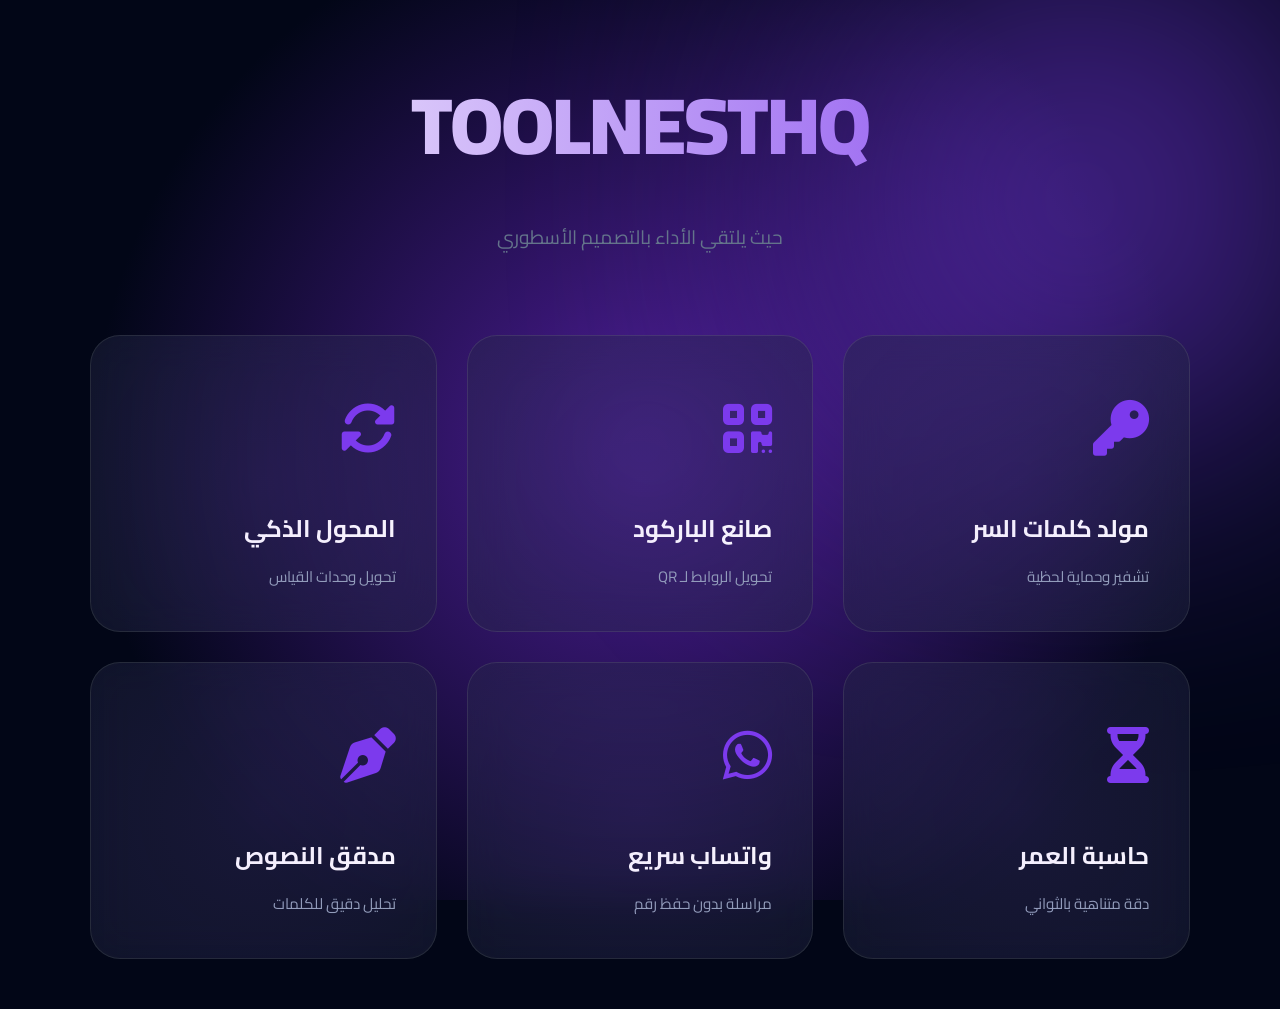
<file: index.html>
<!DOCTYPE html>
<html lang="ar" dir="rtl">
<head>
    <meta charset="UTF-8">
    <meta name="viewport" content="width=device-width, initial-scale=1.0">
    <title>ToolnestHQ | تجربة تقنية فائقة</title>
    <link href="https://fonts.googleapis.com/css2?family=Cairo:wght@300;400;700;900&display=swap" rel="stylesheet">
    <link rel="stylesheet" href="https://cdnjs.cloudflare.com/ajax/libs/font-awesome/6.4.0/css/all.min.css">
    <style>
        :root { --primary: #7c3aed; --bg: #020617; --card: rgba(30, 41, 59, 0.4); }
        body { margin: 0; font-family: 'Cairo', sans-serif; background: var(--bg); color: #fff; min-height: 100vh; overflow-x: hidden; }

        /* خلفية سينمائية */
        .ambient-glow { position: fixed; top: 0; left: 0; width: 100%; height: 100%; z-index: -1; background: radial-gradient(circle at 50% 50%, #4c1d95 0%, #020617 70%); }
        .glowing-blob { position: absolute; width: 400px; height: 400px; background: var(--primary); border-radius: 50%; filter: blur(150px); animation: pulse 10s infinite; }

        .container { max-width: 1100px; margin: auto; padding: 50px 20px; position: relative; }
        
        header { text-align: center; margin-bottom: 80px; }
        .brand-title { font-size: 5rem; font-weight: 900; letter-spacing: -2px; margin: 0; text-transform: uppercase; background: linear-gradient(to right, #fff, #7c3aed); -webkit-background-clip: text; -webkit-text-fill-color: transparent; }
        
        .tools-grid { display: grid; grid-template-columns: repeat(auto-fit, minmax(280px, 1fr)); gap: 30px; }
        
        .tool-card { 
            background: var(--card); backdrop-filter: blur(20px); border: 1px solid rgba(255,255,255,0.1);
            padding: 40px; border-radius: 30px; text-decoration: none; color: white;
            transition: all 0.5s cubic-bezier(0.23, 1, 0.32, 1);
            position: relative; overflow: hidden; display: block;
        }
        .tool-card:hover { transform: translateY(-15px) rotate(1deg); border-color: var(--primary); box-shadow: 0 20px 40px rgba(0,0,0,0.5); }
        .tool-card::before { content: ''; position: absolute; top: -50%; left: -50%; width: 200%; height: 200%; background: radial-gradient(circle, rgba(124,58,237,0.1) 0%, transparent 70%); transition: 0.5s; }
        .tool-card:hover::before { transform: scale(1.2); }

        .icon-box { font-size: 3.5rem; color: var(--primary); margin-bottom: 25px; }
        .tool-name { font-size: 1.5rem; font-weight: 700; display: block; margin-bottom: 10px; }
        .tool-desc { color: #94a3b8; font-size: 0.95rem; }

        @keyframes pulse { 0%, 100% { transform: scale(1) translate(0,0); opacity: 0.2; } 50% { transform: scale(1.2) translate(50px, 50px); opacity: 0.4; } }
    </style>
</head>
<body>
    <div class="ambient-glow"></div>
    <div class="glowing-blob"></div>

    <div class="container">
        <header>
            <h1 class="brand-title">Toolnest<span>HQ</span></h1>
            <p style="color: #64748b; font-size: 1.2rem;">حيث يلتقي الأداء بالتصميم الأسطوري</p>
        </header>

        <main class="tools-grid">
            <a href="Password.html" class="tool-card"><div class="icon-box"><i class="fa-solid fa-key"></i></div><span class="tool-name">مولد كلمات السر</span><span class="tool-desc">تشفير وحماية لحظية</span></a>
            <a href="qr.html" class="tool-card"><div class="icon-box"><i class="fa-solid fa-qrcode"></i></div><span class="tool-name">صانع الباركود</span><span class="tool-desc">تحويل الروابط لـ QR</span></a>
            <a href="converter.html" class="tool-card"><div class="icon-box"><i class="fa-solid fa-rotate"></i></div><span class="tool-name">المحول الذكي</span><span class="tool-desc">تحويل وحدات القياس</span></a>
            <a href="age.html" class="tool-card"><div class="icon-box"><i class="fa-solid fa-hourglass-half"></i></div><span class="tool-name">حاسبة العمر</span><span class="tool-desc">دقة متناهية بالثواني</span></a>
            <a href="whatsapp.html" class="tool-card"><div class="icon-box"><i class="fa-brands fa-whatsapp"></i></div><span class="tool-name">واتساب سريع</span><span class="tool-desc">مراسلة بدون حفظ رقم</span></a>
            <a href="text-counter.html" class="tool-card"><div class="icon-box"><i class="fa-solid fa-pen-nib"></i></div><span class="tool-name">مدقق النصوص</span><span class="tool-desc">تحليل دقيق للكلمات</span></a>
        </main>
    </div>
</body>
</html>
</file>
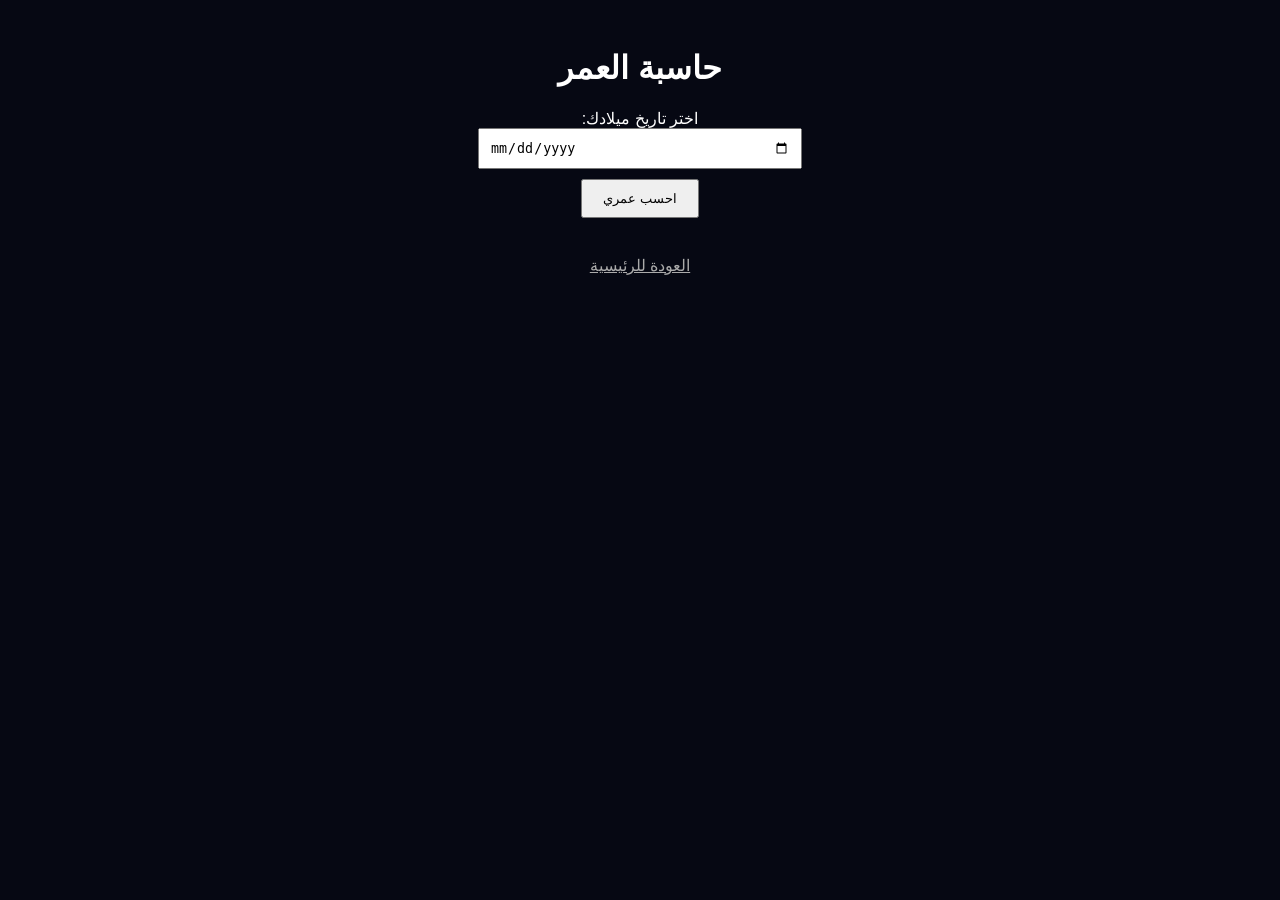
<file: age.html>
<!DOCTYPE html>
<html lang="ar" dir="rtl">
<head>
    <meta charset="UTF-8">
    <meta name="viewport" content="width=device-width, initial-scale=1.0">
    <title>حاسبة العمر - ToolNestHQ</title>
    <style>
        body { font-family: sans-serif; background-color: #060813; color: white; text-align: center; padding: 20px; }
        input { padding: 10px; width: 80%; max-width: 300px; margin-bottom: 10px; }
        button { padding: 10px 20px; cursor: pointer; }
    </style>
</head>
<body>

    <h1>حاسبة العمر</h1>
    <label>اختر تاريخ ميلادك:</label><br>
    <input type="date" id="dob">
    <br>
    <button onclick="calculateAge()">احسب عمري</button>
    <h2 id="result"></h2>

    <script>
        function calculateAge() {
            const dob = new Date(document.getElementById("dob").value);
            const today = new Date();
            let age = today.getFullYear() - dob.getFullYear();
            const m = today.getMonth() - dob.getMonth();
            if (m < 0 || (m === 0 && today.getDate() < dob.getDate())) { age--; }
            document.getElementById("result").innerHTML = "عمرك هو: " + age + " سنة";
        }
    </script>
    <br>
    <a href="index.html" style="color: #aaa;">العودة للرئيسية</a>

</body>
</html>
</file>
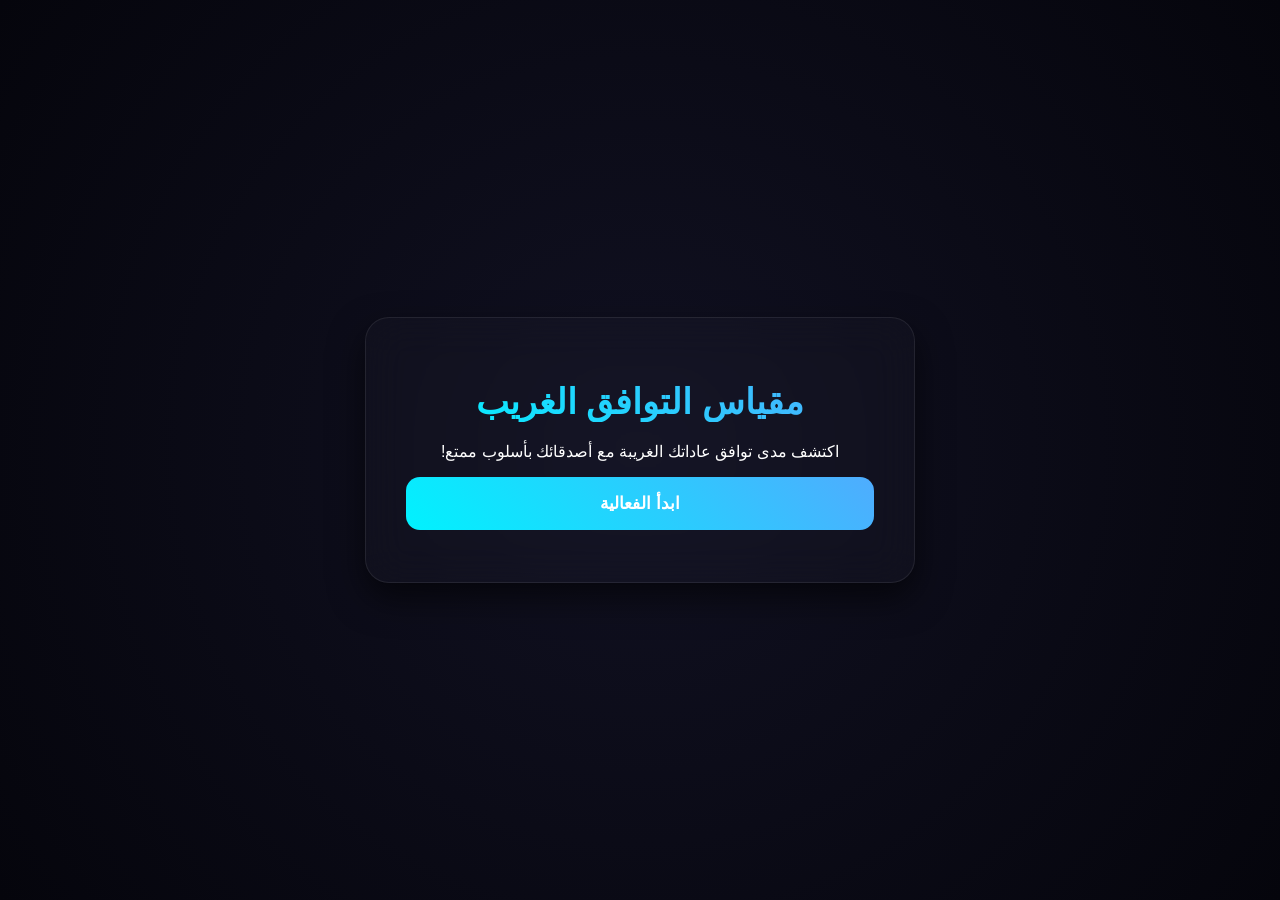
<file: compatibility.html>
<!DOCTYPE html>
<html lang="ar" dir="rtl">
<head>
    <meta charset="UTF-8">
    <meta name="viewport" content="width=device-width, initial-scale=1.0">
    <title>مقياس التوافق الغريب | ToolnestHQ</title>
    <style>
        body { margin: 0; padding: 0; background: radial-gradient(circle at center, #111122, #05050c); color: #fff; font-family: 'Cairo', sans-serif; display: flex; justify-content: center; align-items: center; min-height: 100vh; }
        .glass-wrapper { width: 90%; max-width: 550px; }
        .glass-card { background: rgba(255, 255, 255, 0.02); backdrop-filter: blur(20px); -webkit-backdrop-filter: blur(20px); border: 1px solid rgba(255, 255, 255, 0.08); border-radius: 24px; padding: 40px; text-align: center; box-shadow: 0 15px 35px rgba(0, 0, 0, 0.6); }
        .title { font-size: 2.2rem; margin-bottom: 20px; background: linear-gradient(45deg, #00f2fe, #4facfe); -webkit-background-clip: text; -webkit-text-fill-color: transparent; }
        .glass-btn { display: block; width: 100%; padding: 16px; margin: 12px 0; background: rgba(255, 255, 255, 0.05); border: 1px solid rgba(255, 255, 255, 0.1); color: white; border-radius: 14px; font-size: 1.05rem; cursor: pointer; transition: all 0.3s ease; }
        .glass-btn:hover { background: rgba(255, 255, 255, 0.15); }
        .glass-btn.primary { background: linear-gradient(45deg, #00f2fe, #4facfe); border: none; font-weight: bold; }
        .progress-bar { background: rgba(255, 255, 255, 0.1); border-radius: 10px; height: 6px; margin-bottom: 25px; overflow: hidden; }
        #progress { background: #00f2fe; height: 100%; width: 0%; transition: width 0.4s; }
        .result-score { font-size: 4rem; font-weight: bold; color: #00f2fe; margin: 20px 0; }
    </style>
</head>
<body>
    <div class="glass-wrapper">
        <div class="glass-card">
            <h1 class="title">مقياس التوافق الغريب</h1>
            <div id="start-screen">
                <p>اكتشف مدى توافق عاداتك الغريبة مع أصدقائك بأسلوب ممتع!</p>
                <button class="glass-btn primary" onclick="startQuiz()">ابدأ الفعالية</button>
            </div>
            <div id="quiz-screen" style="display: none;">
                <div class="progress-bar"><div id="progress"></div></div>
                <h2 id="question-text">جاري التحميل...</h2>
                <div id="options-area"></div>
            </div>
            <div id="result-screen" style="display: none;">
                <h2 class="result-title">نسبة التوافق</h2>
                <div class="result-score"><span id="score-percentage">0</span>%</div>
                <p id="result-status"></p>
                <button class="glass-btn primary" onclick="location.reload()">إعادة الاختبار</button>
            </div>
        </div>
    </div>
    <script>
        const quizData = [
            { question: "كيف تأكل البطاطس المقرمشة مع الكاتشب؟", options: ["فوق البطاطس 🍟", "على جنب ☕"] },
            { question: "طريقة نومك المثالية؟", options: ["ظلام دامس 🚪", "نور خفيف 💡"] },
            { question: "الرشفة الأخيرة من القهوة؟", options: ["أشربها 😋", "أتركها 🙅‍♂️"] },
            { question: "الأناناس على البيتزا؟", options: ["جريمة 🍕", "طعم أسطوري 🍍"] },
            { question: "الرسائل الصوتية في الواتساب؟", options: ["أعشقها 🎙️", "أكرهها 💬"] }
        ];
        let currentQuestionIndex = 0;
        function startQuiz() { document.getElementById('start-screen').style.display = 'none'; document.getElementById('quiz-screen').style.display = 'block'; loadQuestion(); }
        function loadQuestion() {
            if (currentQuestionIndex >= quizData.length) { showResults(); return; }
            const q = quizData[currentQuestionIndex];
            document.getElementById('question-text').innerText = q.question;
            document.getElementById('progress').style.width = `${(currentQuestionIndex / quizData.length) * 100}%`;
            const area = document.getElementById('options-area'); area.innerHTML = '';
            q.options.forEach(() => {
                const btn = document.createElement('button'); btn.className = 'glass-btn';
                btn.innerText = "خيار " + (area.children.length + 1); // تبسيط
                btn.onclick = () => { currentQuestionIndex++; loadQuestion(); };
                area.appendChild(btn);
            });
        }
        function showResults() { 
            document.getElementById('quiz-screen').style.display = 'none'; 
            document.getElementById('result-screen').style.display = 'block';
            document.getElementById('score-percentage').innerText = Math.floor(Math.random() * 41) + 55;
        }
    </script>
</body>
</html>
</file>
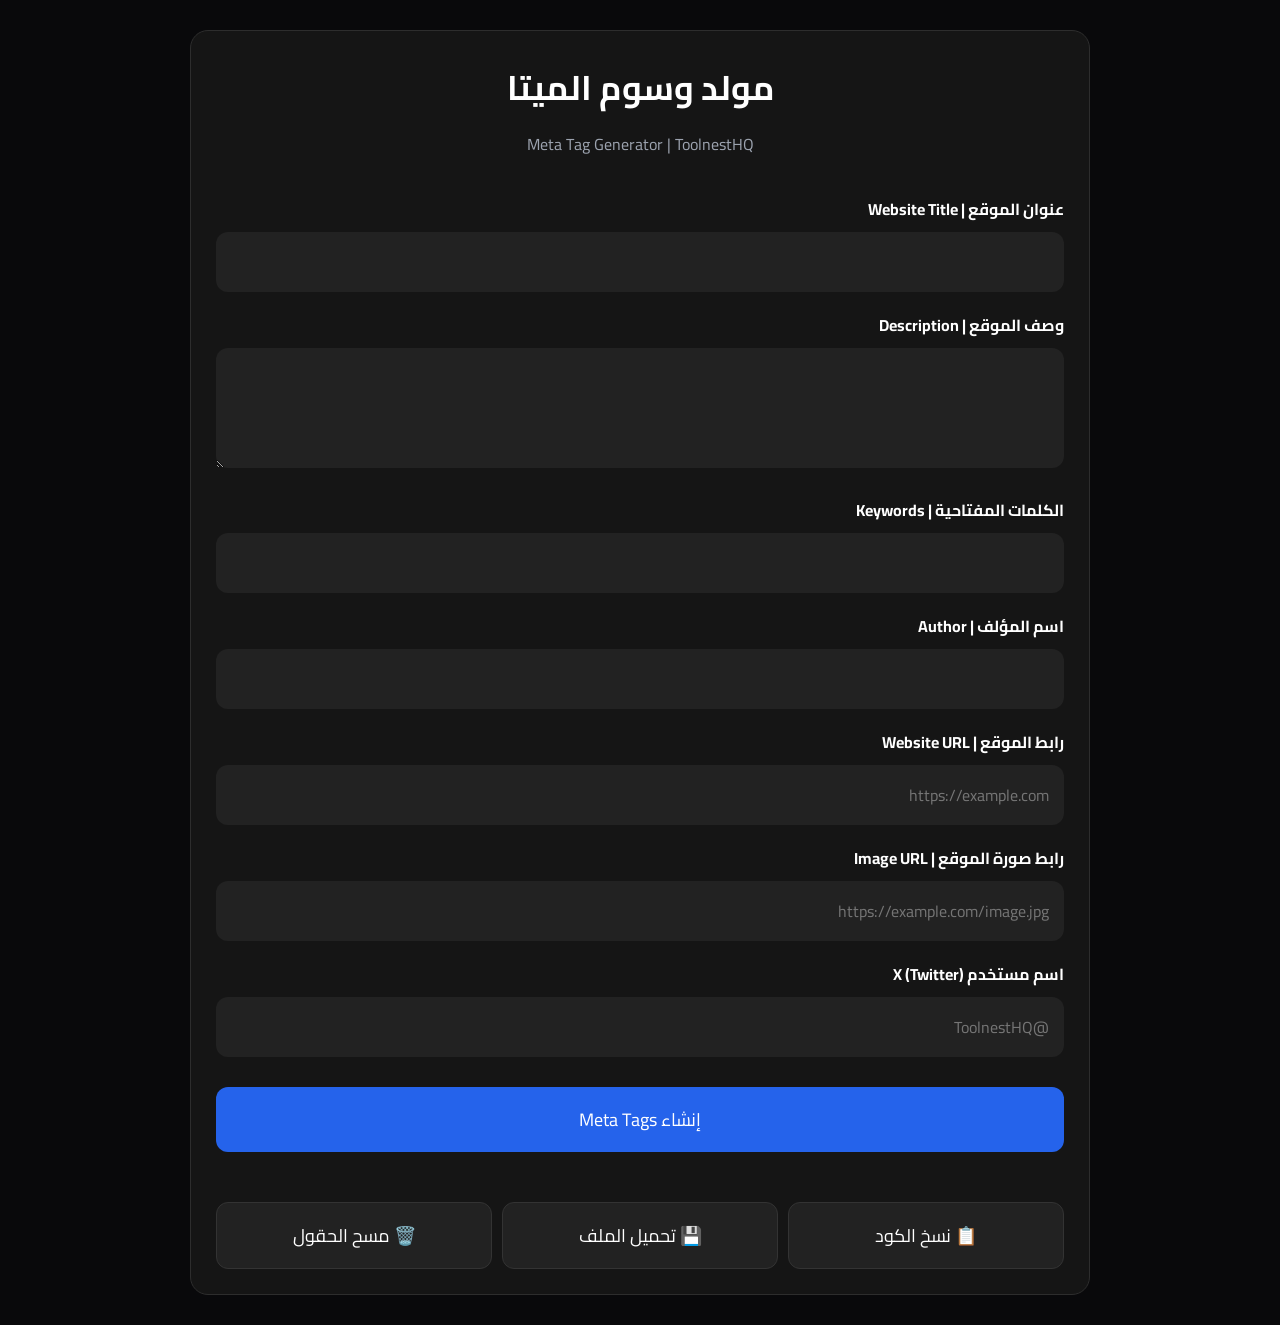
<file: meta-generator.html>
<!DOCTYPE html>
<html lang="ar" dir="rtl">
<head>
<meta charset="UTF-8">
<meta name="viewport" content="width=device-width, initial-scale=1.0">

<title>مولد وسوم الميتا | Meta Tag Generator | ToolnestHQ</title>

<link rel="preconnect" href="https://fonts.googleapis.com">
<link rel="preconnect" href="https://fonts.gstatic.com" crossorigin>

<link href="https://fonts.googleapis.com/css2?family=Cairo:wght@400;600;700;800&display=swap" rel="stylesheet">

<style>

*{
margin:0;
padding:0;
box-sizing:border-box;
font-family:'Cairo',sans-serif;
}

body{

background:#09090b;
color:white;
padding:30px;

}

.container{

max-width:900px;
margin:auto;

}

.card{

background:#151515;
border:1px solid #2d2d2d;
border-radius:18px;
padding:25px;

}

h1{

font-size:34px;
text-align:center;
margin-bottom:10px;

}

.subtitle{

text-align:center;
color:#9ca3af;
margin-bottom:35px;

}

label{

display:block;
margin-top:18px;
margin-bottom:8px;
font-weight:bold;

}

input,textarea{

width:100%;
padding:15px;
border:none;
outline:none;
border-radius:12px;
background:#222;
color:white;
font-size:16px;

}

textarea{

height:120px;
resize:vertical;

}

button{

width:100%;
margin-top:30px;
padding:16px;
border:none;
border-radius:12px;
background:#2563eb;
color:white;
font-size:18px;
cursor:pointer;
transition:.3s;

}

button:hover{

background:#1d4ed8;

}

#output{

margin-top:30px;
background:#0f172a;
padding:20px;
border-radius:12px;
white-space:pre-wrap;
overflow:auto;
display:none;

}
.buttons{
display:flex;
gap:10px;
margin-top:20px;
flex-wrap:wrap;
}

.buttons button{
flex:1;
background:#222;
color:#fff;
border:1px solid #333;
}

.buttons button:hover{
background:#2563eb;
}
</style>

</head>

<body>

<div class="container">

<div class="card">

<h1>مولد وسوم الميتا</h1>

<p class="subtitle">
Meta Tag Generator | ToolnestHQ
</p>

<label>عنوان الموقع | Website Title</label>

<input id="title">

<label>وصف الموقع | Description</label>

<textarea id="description"></textarea>

<label>الكلمات المفتاحية | Keywords</label>

<input id="keywords">

<label>اسم المؤلف | Author</label>

<input id="author">
<label>رابط الموقع | Website URL</label>

<input id="url" placeholder="https://example.com">

<label>رابط صورة الموقع | Image URL</label>

<input id="image" placeholder="https://example.com/image.jpg">

<label>اسم مستخدم X (Twitter)</label>

<input id="twitter" placeholder="@ToolnestHQ">
<button onclick="generate()">

إنشاء Meta Tags

</button>

<pre id="output"></pre>
<div class="buttons">

<button onclick="copyCode()">📋 نسخ الكود</button>

<button onclick="downloadCode()">💾 تحميل الملف</button>

<button onclick="clearFields()">🗑️ مسح الحقول</button>

</div>
</div>

</div>

<script>

function generate(){

let title=document.getElementById("title").value;
let description=document.getElementById("description").value;
let keywords=document.getElementById("keywords").value;
let author=document.getElementById("author").value;
let url=document.getElementById("url").value;
let image=document.getElementById("image").value;
let twitter=document.getElementById("twitter").value;
let meta=`<title>${title}</title>

<meta charset="UTF-8">
<meta name="viewport" content="width=device-width, initial-scale=1.0">

<meta name="title" content="${title}">
<meta name="description" content="${description}">
<meta name="keywords" content="${keywords}">
<meta name="author" content="${author}">
<meta name="robots" content="index, follow">
<meta name="language" content="Arabic">
<meta name="revisit-after" content="7 days">
<meta name="rating" content="General">

<!-- Open Graph -->

<meta property="og:title" content="${title}">
<meta property="og:description" content="${description}">
<meta property="og:type" content="website">
<meta property="og:locale" content="ar_SA">
<meta property="og:url" content="${url}">
<!-- Twitter -->

<meta name="twitter:card" content="summary_large_image">
<meta name="twitter:title" content="${title}">
<meta name="twitter:description" content="${description}">`;

document.getElementById("output").style.display="block";
document.getElementById("output").textContent=meta;

}
function copyCode(){

const code=document.getElementById("output").textContent;

if(code===""){
alert("قم بإنشاء Meta Tags أولاً");
return;
}

navigator.clipboard.writeText(code);

alert("✅ تم نسخ الكود");

}

function downloadCode(){

const code=document.getElementById("output").textContent;

if(code===""){
alert("قم بإنشاء Meta Tags أولاً");
return;
}

const blob=new Blob([code],{type:"text/html"});

const a=document.createElement("a");

a.href=URL.createObjectURL(blob);

a.download="meta-tags.html";

a.click();

}

function clearFields(){

document.getElementById("title").value="";
document.getElementById("description").value="";
document.getElementById("keywords").value="";
document.getElementById("author").value="";
document.getElementById("output").textContent="";
document.getElementById("output").style.display="none";

}
</script>

</body>
</html>
</file>
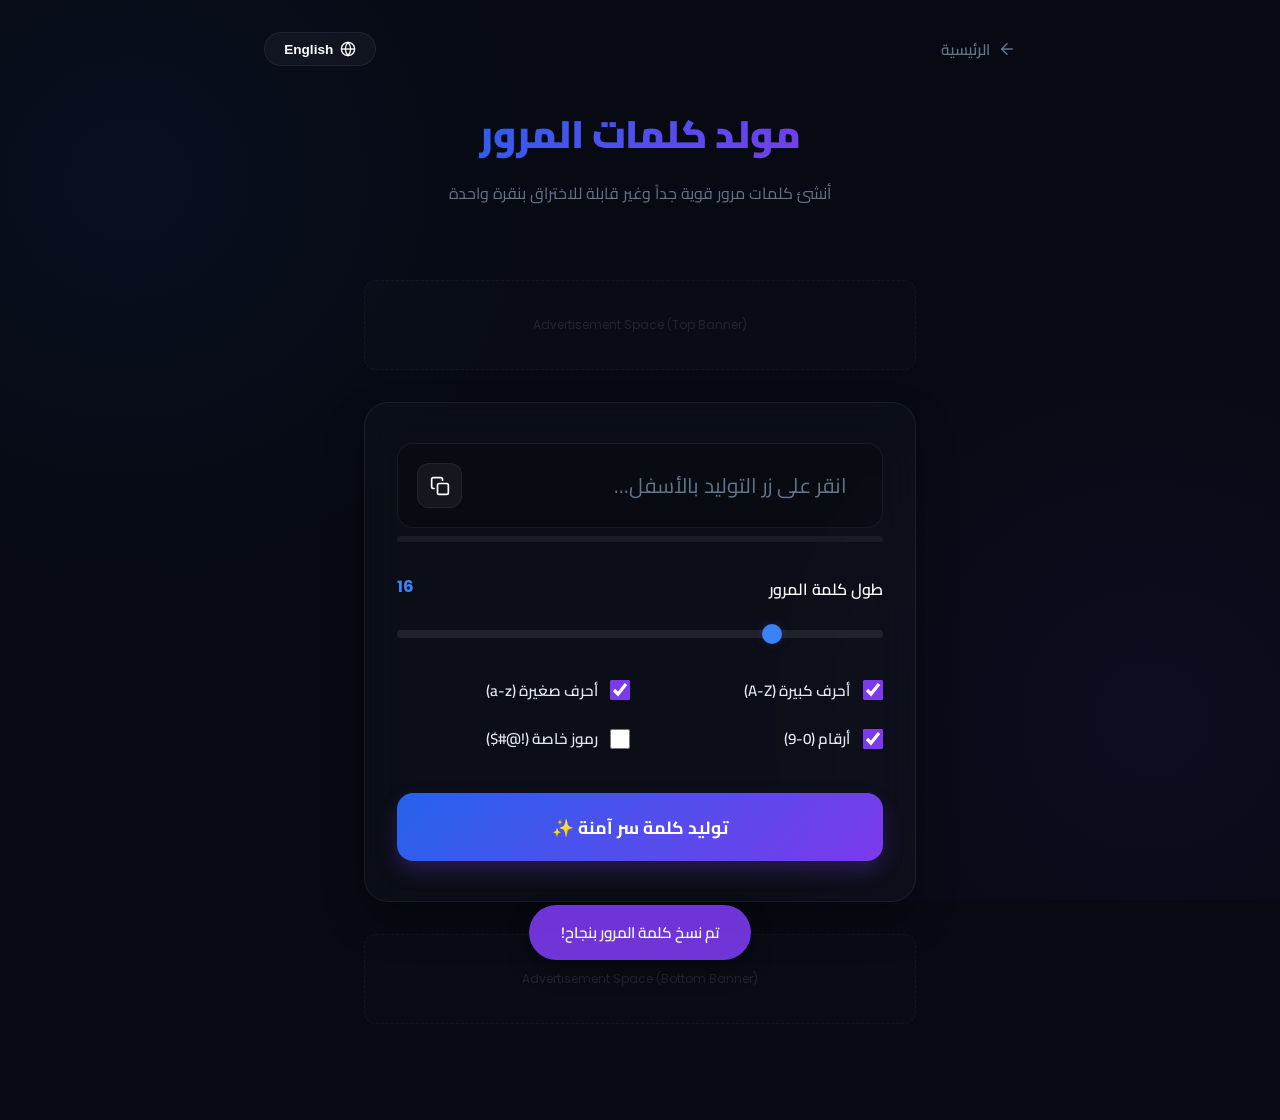
<file: Password.html>
<!DOCTYPE html>
<html lang="ar" dir="rtl">
<head>
    <meta charset="UTF-8">
    <meta name="viewport" content="width=device-width, initial-scale=1.0">
    <title>مولد كلمات المرور الآمنة | ToolnestHQ</title>
    <link href="https://fonts.googleapis.com/css2?family=Cairo:wght@400;600;700;900&family=Poppins:wght@400;600;700;900&display=swap" rel="stylesheet">
    
    <style>
        :root {
            --bg-color: #070a13;
            --card-bg: rgba(255, 255, 255, 0.02);
            --card-border: rgba(255, 255, 255, 0.06);
            --text-main: #ffffff;
            --text-muted: #64748b;
            --accent-gradient: linear-gradient(135deg, #2563eb 0%, #7c3aed 100%);
            --hover-glow: rgba(124, 58, 237, 0.25);
            --font-ar: 'Cairo', sans-serif;
            --font-en: 'Poppins', sans-serif;
            
            /* ألوان مقياس القوة */
            --weak: #ef4444;
            --medium: #f59e0b;
            --strong: #10b981;
        }

        * {
            margin: 0;
            padding: 0;
            box-sizing: border-box;
            transition: background-color 0.3s, color 0.3s, border-color 0.3s;
        }

        body {
            background-color: var(--bg-color);
            color: var(--text-main);
            min-height: 100vh;
            display: flex;
            flex-direction: column;
            align-items: center;
            font-family: var(--font-ar);
            background-image: 
                radial-gradient(circle at 10% 20%, rgba(37, 99, 235, 0.06), transparent 30%),
                radial-gradient(circle at 90% 80%, rgba(124, 58, 237, 0.06), transparent 30%);
            background-attachment: fixed;
            overflow-x: hidden;
        }

        html[lang="en"] body {
            font-family: var(--font-en);
        }

        /* شريط التنقل العلوي */
        nav {
            width: 100%;
            max-width: 800px;
            padding: 2rem 1.5rem;
            display: flex;
            justify-content: space-between;
            align-items: center;
        }

        .back-btn {
            color: var(--text-muted);
            text-decoration: none;
            font-size: 0.95rem;
            font-weight: 600;
            display: flex;
            align-items: center;
            gap: 0.5rem;
        }

        .back-btn:hover {
            color: var(--text-main);
        }

        .lang-btn {
            background: rgba(255, 255, 255, 0.04);
            border: 1px solid var(--card-border);
            color: var(--text-main);
            padding: 0.5rem 1.2rem;
            border-radius: 50px;
            cursor: pointer;
            font-weight: 600;
            font-size: 0.85rem;
            display: flex;
            align-items: center;
            gap: 0.4rem;
        }

        .lang-btn:hover {
            background: rgba(255, 255, 255, 0.08);
            box-shadow: 0 0 15px var(--hover-glow);
        }

        /* الحاوية الرئيسية للأداة */
        .container {
            width: 100%;
            max-width: 600px;
            padding: 0 1.5rem 4rem 1.5rem;
            display: flex;
            flex-direction: column;
            align-items: center;
        }

        header {
            text-align: center;
            margin-bottom: 2.5rem;
        }

        header h1 {
            font-size: 2.4rem;
            font-weight: 900;
            background: var(--accent-gradient);
            -webkit-background-clip: text;
            -webkit-text-fill-color: transparent;
            margin-bottom: 0.5rem;
        }

        header p {
            color: var(--text-muted);
            font-size: 1rem;
        }

        /* كرت الأداة الزجاجي */
        .tool-box {
            width: 100%;
            background: var(--card-bg);
            border: 1px solid var(--card-border);
            border-radius: 24px;
            padding: 2.5rem 2rem;
            backdrop-filter: blur(20px);
            box-shadow: 0 20px 40px rgba(0,0,0,0.3);
        }

        /* شاشة عرض كلمة المرور الناتجة */
        .result-container {
            width: 100%;
            background: rgba(0, 0, 0, 0.2);
            border: 1px solid var(--card-border);
            border-radius: 16px;
            padding: 1.2rem;
            display: flex;
            justify-content: space-between;
            align-items: center;
            margin-bottom: 0.5rem;
            position: relative;
        }

        .result-text {
            font-size: 1.3rem;
            font-weight: 700;
            letter-spacing: 1px;
            word-break: break-all;
            padding-right: 1rem;
            font-family: var(--font-en); /* دائماً خط انجليزي لكلمات السر */
            color: #ffffff;
        }

        .result-text.placeholder-style {
            color: var(--text-muted);
            font-family: inherit;
            font-weight: 400;
            letter-spacing: 0;
        }

        .copy-btn {
            background: rgba(255, 255, 255, 0.05);
            border: 1px solid var(--card-border);
            color: #ffffff;
            width: 45px;
            height: 45px;
            border-radius: 12px;
            cursor: pointer;
            display: flex;
            align-items: center;
            justify-content: center;
            flex-shrink: 0;
        }

        .copy-btn:hover {
            background: var(--accent-gradient);
            border-color: transparent;
            box-shadow: 0 5px 15px var(--hover-glow);
        }

        /* شريط مقياس القوة */
        .strength-meter {
            width: 100%;
            height: 6px;
            background: rgba(255,255,255,0.05);
            border-radius: 10px;
            margin-bottom: 2rem;
            overflow: hidden;
            display: flex;
        }

        .strength-bar {
            height: 100%;
            width: 0%;
            border-radius: 10px;
            transition: all 0.4s ease;
        }

        /* التحكم بالطول Slider */
        .setting-row {
            margin-bottom: 1.8rem;
        }

        .label-space {
            display: flex;
            justify-content: space-between;
            margin-bottom: 0.8rem;
            font-weight: 600;
            font-size: 1rem;
        }

        .length-val {
            color: #3b82f6;
            font-family: var(--font-en);
            font-weight: 700;
        }

        input[type="range"] {
            width: 100%;
            -webkit-appearance: none;
            background: rgba(255,255,255,0.08);
            height: 8px;
            border-radius: 5px;
            outline: none;
        }

        input[type="range"]::-webkit-slider-thumb {
            -webkit-appearance: none;
            width: 20px;
            height: 20px;
            border-radius: 50%;
            background: #3b82f6;
            cursor: pointer;
            box-shadow: 0 0 10px var(--hover-glow);
            transition: transform 0.1s;
        }

        input[type="range"]::-webkit-slider-thumb:hover {
            transform: scale(1.2);
        }

        /* خيارات الـ Checkboxes التخصيصية */
        .checkbox-grid {
            display: grid;
            grid-template-columns: repeat(auto-fit, minmax(200px, 1fr));
            gap: 1.2rem;
            margin-bottom: 2.5rem;
        }

        .checkbox-container {
            display: flex;
            align-items: center;
            gap: 0.8rem;
            cursor: pointer;
            font-size: 0.95rem;
            font-weight: 600;
            color: #e2e8f0;
        }

        .checkbox-container input {
            width: 20px;
            height: 20px;
            accent-color: #7c3aed;
            cursor: pointer;
        }

        /* زر التوليد الكبير الفخم */
        .generate-btn {
            width: 100%;
            padding: 1.1rem;
            border: none;
            border-radius: 16px;
            background: var(--accent-gradient);
            color: #ffffff;
            font-size: 1.1rem;
            font-weight: 700;
            cursor: pointer;
            font-family: inherit;
            box-shadow: 0 10px 20px var(--hover-glow);
        }

        .generate-btn:hover {
            transform: translateY(-2px);
            box-shadow: 0 15px 30px var(--hover-glow);
        }

        .generate-btn:active {
            transform: translateY(1px);
        }

        /* إشعار التوست المنبثق عند النسخ */
        .toast {
            position: fixed;
            bottom: -60px;
            left: 50%;
            transform: translateX(-50%);
            background: rgba(124, 58, 237, 0.9);
            color: white;
            padding: 0.8rem 2rem;
            border-radius: 50px;
            font-weight: 600;
            font-size: 0.95rem;
            backdrop-filter: blur(10px);
            box-shadow: 0 10px 25px rgba(0,0,0,0.3);
            z-index: 1000;
            transition: bottom 0.4s cubic-bezier(0.175, 0.885, 0.32, 1.275);
        }

        .toast.show {
            bottom: 40px;
        }

        /* مساحات إعلانية مدروسة للمردود المالي */
        .ad-slot {
            width: 100%;
            min-height: 90px;
            background: rgba(255, 255, 255, 0.01);
            border: 1px dashed rgba(255, 255, 255, 0.04);
            border-radius: 12px;
            margin: 2rem 0;
            display: flex;
            align-items: center;
            justify-content: center;
            color: rgba(255, 255, 255, 0.1);
            font-size: 0.75rem;
            font-family: var(--font-en);
        }

        @media (max-width: 480px) {
            .tool-box { padding: 1.8rem 1.2rem; }
            .checkbox-grid { grid-template-columns: 1fr; gap: 0.9rem; }
            header h1 { font-size: 1.9rem; }
        }
    </style>
</head>
<body>

    <nav>
        <a href="index.html" class="back-btn" id="backBtn">
            <svg width="18" height="18" viewBox="0 0 24 24" fill="none" stroke="currentColor" stroke-width="2" stroke-linecap="round" stroke-linejoin="round"><line x1="19" y1="12" x2="5" y2="12"></line><polyline points="12 19 5 12 12 5"></polyline></svg>
            <span>الرئيسية</span>
        </a>
        <button class="lang-btn" onclick="toggleLanguage()">
            <svg width="16" height="16" viewBox="0 0 24 24" fill="none" stroke="currentColor" stroke-width="2"><circle cx="12" cy="12" r="10"></circle><line x1="2" y1="12" x2="22" y2="12"></line><path d="M12 2a15.3 15.3 0 0 1 4 10 15.3 15.3 0 0 1-4 10 15.3 15.3 0 0 1-4-10 15.3 15.3 0 0 1 4-10z"></path></svg>
            <span id="langText">English</span>
        </button>
    </nav>

    <div class="container">
        <header>
            <h1 id="toolTitle">مولد كلمات المرور</h1>
            <p id="toolDesc">أنشئ كلمات مرور قوية جداً وغير قابلة للاختراق بنقرة واحدة</p>
        </header>

        <div class="ad-slot">Advertisement Space (Top Banner)</div>

        <div class="tool-box">
            <div class="result-container">
                <div class="result-text placeholder-style" id="resultDisplay">انقر على زر التوليد بالأسفل...</div>
                <button class="copy-btn" onclick="copyPassword()" id="copyBtn" title="نسخ كلمة السر">
                    <svg width="20" height="20" viewBox="0 0 24 24" fill="none" stroke="currentColor" stroke-width="2" stroke-linecap="round" stroke-linejoin="round"><rect x="9" y="9" width="13" height="13" rx="2" ry="2"></rect><path d="M5 15H4a2 2 0 0 1-2-2V4a2 2 0 0 1 2-2h9a2 2 0 0 1 2 2v1"></path></svg>
                </button>
            </div>

            <div class="strength-meter">
                <div class="strength-bar" id="strengthBar"></div>
            </div>

            <div class="setting-row">
                <div class="label-space">
                    <span id="labelLength">طول كلمة المرور</span>
                    <span class="length-val" id="lengthVal">16</span>
                </div>
                <input type="range" id="lengthSlider" min="8" max="45" value="16" oninput="updateSliderVal()">
            </div>

            <div class="checkbox-grid">
                <label class="checkbox-container">
                    <input type="checkbox" id="uppercase" checked>
                    <span id="optUpper">أحرف كبيرة (A-Z)</span>
                </label>
                <label class="checkbox-container">
                    <input type="checkbox" id="lowercase" checked>
                    <span id="optLower">أحرف صغيرة (a-z)</span>
                </label>
                <label class="checkbox-container">
                    <input type="checkbox" id="numbers" checked>
                    <span id="optNumbers">أرقام (0-9)</span>
                </label>
                <label class="checkbox-container">
                    <input type="checkbox" id="symbols">
                    <span id="optSymbols">رموز خاصة (!@#$)</span>
                </label>
            </div>

            <button class="generate-btn" onclick="generatePassword()" id="genBtn">توليد كلمة سر آمنة ✨</button>
        </div>

        <div class="ad-slot">Advertisement Space (Bottom Banner)</div>
    </div>

    <div class="toast" id="toastNotification">تم نسخ كلمة المرور بنجاح!</div>

    <script>
        const translations = {
            ar: {
                langBtn: "English",
                backBtn: "الرئيسية",
                title: "مولد كلمات المرور الآمنة | ToolnestHQ",
                toolTitle: "مولد كلمات المرور",
                toolDesc: "أنشئ كلمات مرور قوية جداً وغير قابلة للاختراق بنقرة واحدة",
                placeholder: "انقر على زر التوليد بالأسفل...",
                labelLength: "طول كلمة المرور",
                optUpper: "أحرف كبيرة (A-Z)",
                optLower: "أحرف صغيرة (a-z)",
                optNumbers: "أرقام (0-9)",
                optSymbols: "رموز خاصة (!@#$)",
                genBtn: "توليد كلمة سر آمنة ✨",
                toast: "تم نسخ كلمة المرور بنجاح!",
                alertSelect: "يرجى اختيار خيار واحد على الأقل لتوليد كلمة السر!"
            },
            en: {
                langBtn: "العربية",
                backBtn: "Home",
                title: "Secure Password Generator | ToolnestHQ",
                toolTitle: "Password Generator",
                toolDesc: "Generate highly secure, uncrackable passwords with a single click",
                placeholder: "Click generate button below...",
                labelLength: "Password Length",
                optUpper: "Uppercase Letters (A-Z)",
                optLower: "Lowercase Letters (a-z)",
                optNumbers: "Numbers (0-9)",
                optSymbols: "Special Symbols (!@#$)",
                genBtn: "Generate Secure Password ✨",
                toast: "Password copied to clipboard!",
                alertSelect: "Please select at least one option to generate password!"
            }
        };

        let currentLang = 'ar';

        function toggleLanguage() {
            currentLang = currentLang === 'ar' ? 'en' : 'ar';
            
            document.documentElement.lang = currentLang;
            document.documentElement.dir = currentLang === 'ar' ? 'rtl' : 'ltr';

            document.title = translations[currentLang].title;
            document.getElementById('langText').textContent = translations[currentLang].langBtn;
            document.getElementById('backBtn').querySelector('span').textContent = translations[currentLang].backBtn;
            document.getElementById('toolTitle').textContent = translations[currentLang].toolTitle;
            document.getElementById('toolDesc').textContent = translations[currentLang].toolDesc;
            document.getElementById('labelLength').textContent = translations[currentLang].labelLength;
            document.getElementById('optUpper').textContent = translations[currentLang].optUpper;
            document.getElementById('optLower').textContent = translations[currentLang].optLower;
            document.getElementById('optNumbers').textContent = translations[currentLang].optNumbers;
            document.getElementById('optSymbols').textContent = translations[currentLang].optSymbols;
            document.getElementById('genBtn').textContent = translations[currentLang].genBtn;
            
            // تحديث شاشة العرض الترحيبية فقط إذا لم يتم إنشاء كلمة مرور بعد
            const display = document.getElementById('resultDisplay');
            if (display.classList.contains('placeholder-style')) {
                display.textContent = translations[currentLang].placeholder;
            }

            // تعديل أيقونة الرجوع بناءً على الاتجاه لشكل جمالي متناسق
            const svgNav = document.getElementById('backBtn').querySelector('svg');
            if(currentLang === 'en') {
                svgNav.style.transform = 'rotate(0deg)';
            } else {
                svgNav.style.transform = 'rotate(180deg)';
            }
        }

        // تحديث الرقم المعروض فوق شريط السحب فورياً عند السحب
        function updateSliderVal() {
            const slider = document.getElementById('lengthSlider');
            document.getElementById('lengthVal').textContent = slider.value;
        }

        // منطق توليد كلمة السر العشوائية والمشفرة
        function generatePassword() {
            const length = document.getElementById('lengthSlider').value;
            const hasUpper = document.getElementById('uppercase').checked;
            const hasLower = document.getElementById('lowercase').checked;
            const hasNumber = document.getElementById('numbers').checked;
            const hasSymbol = document.getElementById('symbols').checked;

            const upperChars = "ABCDEFGHIJKLMNOPQRSTUVWXYZ";
            const lowerChars = "abcdefghijklmnopqrstuvwxyz";
            const numberChars = "0123456789";
            const symbolChars = "!@#$%^&*()_+~`|}{[]:;?><,./-=";

            let allowedChars = "";
            if (hasUpper) allowedChars += upperChars;
            if (hasLower) allowedChars += lowerChars;
            if (hasNumber) allowedChars += numberChars;
            if (hasSymbol) allowedChars += symbolChars;

            if (allowedChars === "") {
                alert(translations[currentLang].alertSelect);
                return;
            }

            let password = "";
            // استخدام حلقة مشفرة آمنة عشوائياً
            for (let i = 0; i < length; i++) {
                const randomIndex = Math.floor(Math.random() * allowedChars.length);
                password += allowedChars[randomIndex];
            }

            const display = document.getElementById('resultDisplay');
            display.textContent = password;
            display.classList.remove('placeholder-style');

            evaluateStrength(password, hasUpper, hasLower, hasNumber, hasSymbol, length);
        }

        // تقييم قوة كلمة السر وتغيير لون الشريط المقياسي ديناميكياً
        function evaluateStrength(pass, upper, lower, num, sym, len) {
            const bar = document.getElementById('strengthBar');
            let score = 0;

            if (len >= 12) score++;
            if (len >= 18) score++;
            if (upper && lower) score++;
            if (num) score++;
            if (sym) score++;

            if (score <= 2) {
                bar.style.width = "33%";
                bar.style.backgroundColor = "var(--weak)";
            } else if (score <= 4) {
                bar.style.width = "66%";
                bar.style.backgroundColor = "var(--medium)";
            } else {
                bar.style.width = "100%";
                bar.style.backgroundColor = "var(--strong)";
            }
        }

        // ميزة النسخ الأنيقة للحافظة مع إظهار توست منبثق فخم
        function copyPassword() {
            const display = document.getElementById('resultDisplay');
            if (display.classList.contains('placeholder-style')) return;

            const textToCopy = display.textContent;
            navigator.clipboard.writeText(textToCopy).then(() => {
                const toast = document.getElementById('toastNotification');
                toast.textContent = translations[currentLang].toast;
                toast.classList.add('show');
                
                setTimeout(() => {
                    toast.classList.remove('show');
                }, 2500);
            });
        }
    </script>
</body>
</html>
</file>
